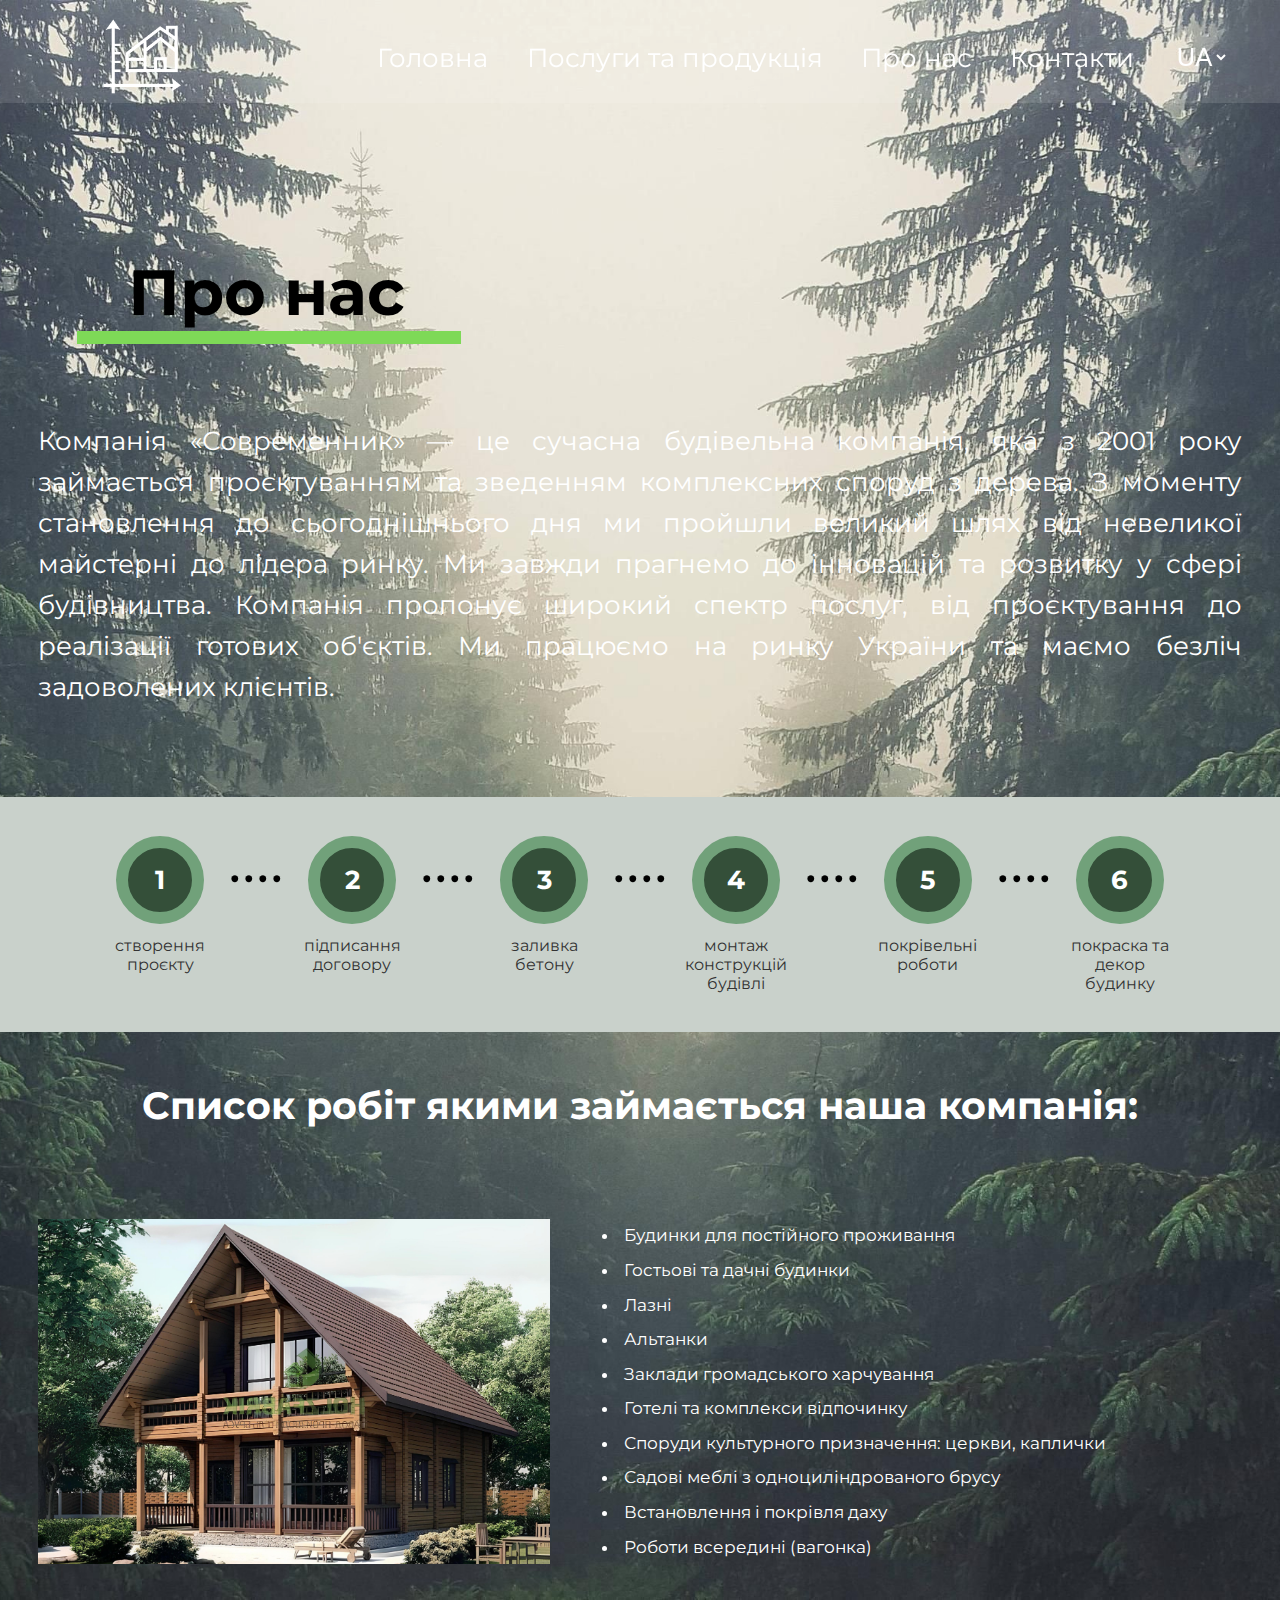
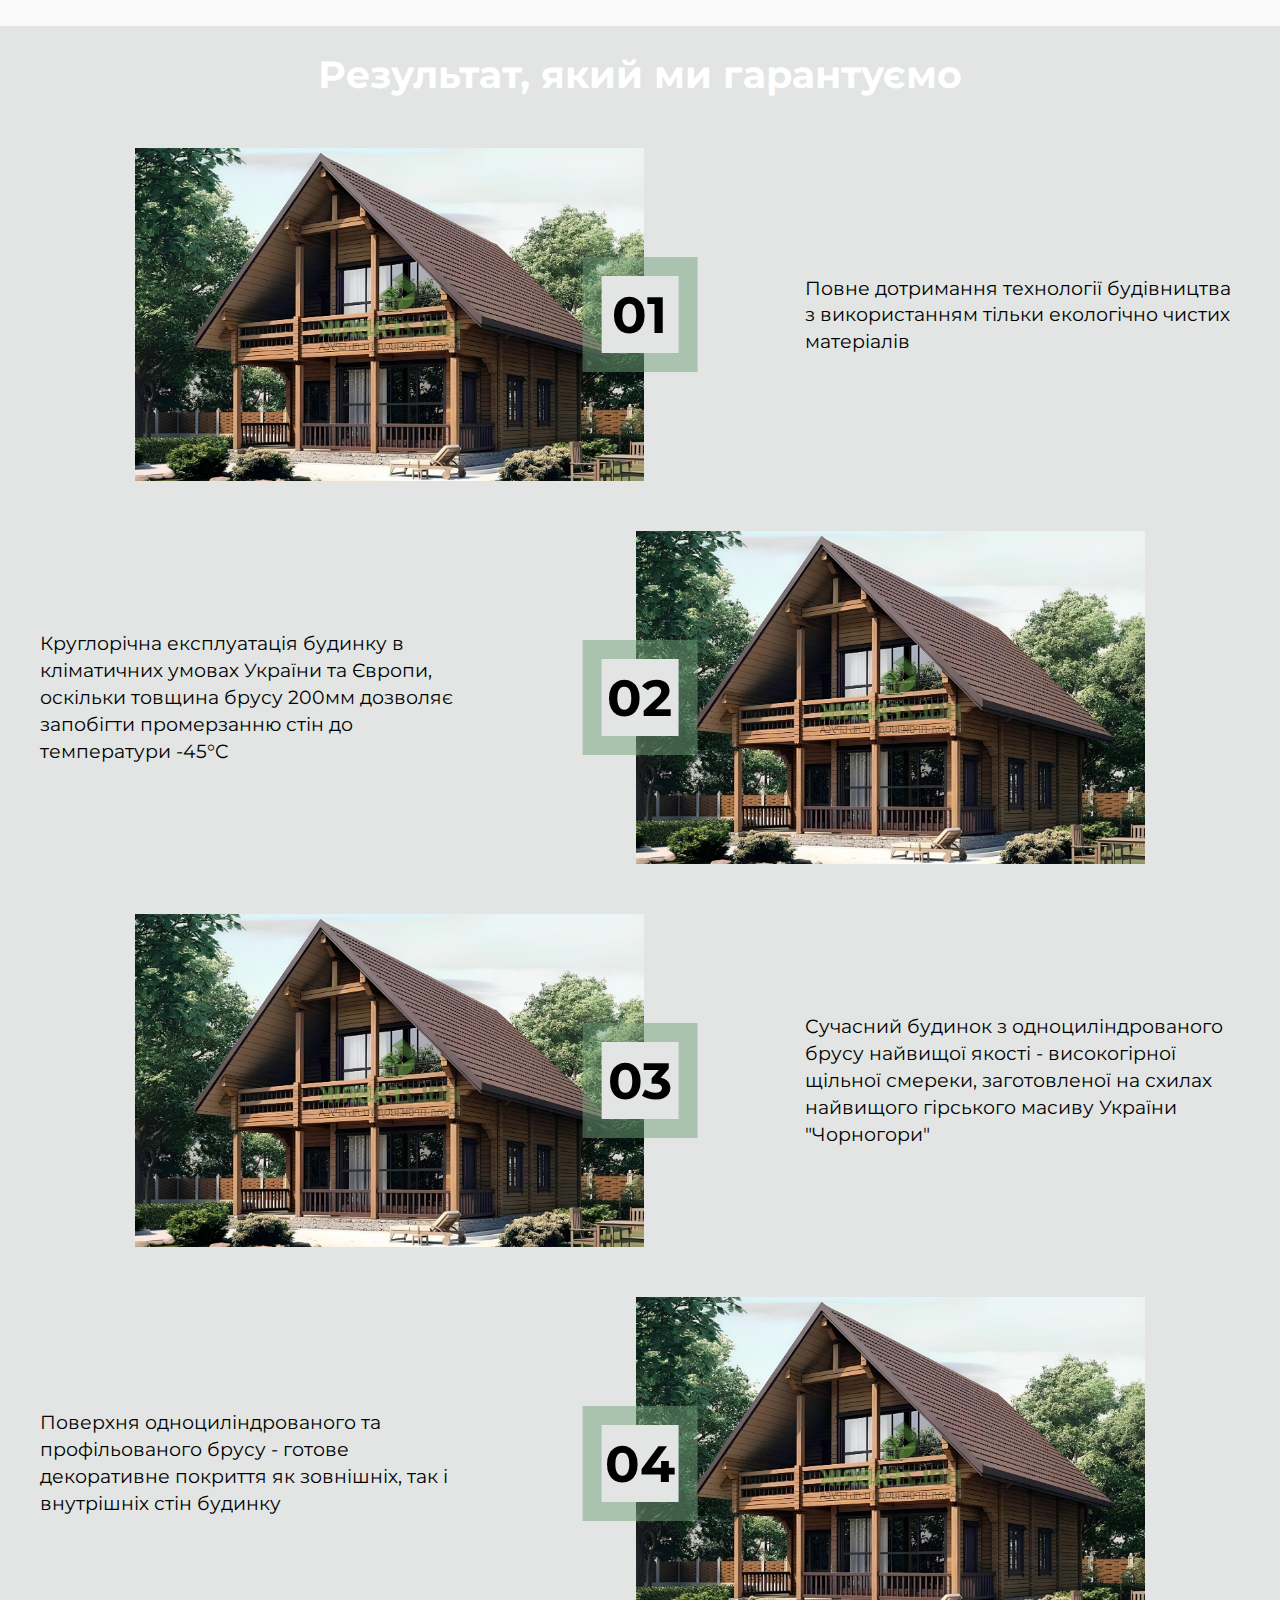
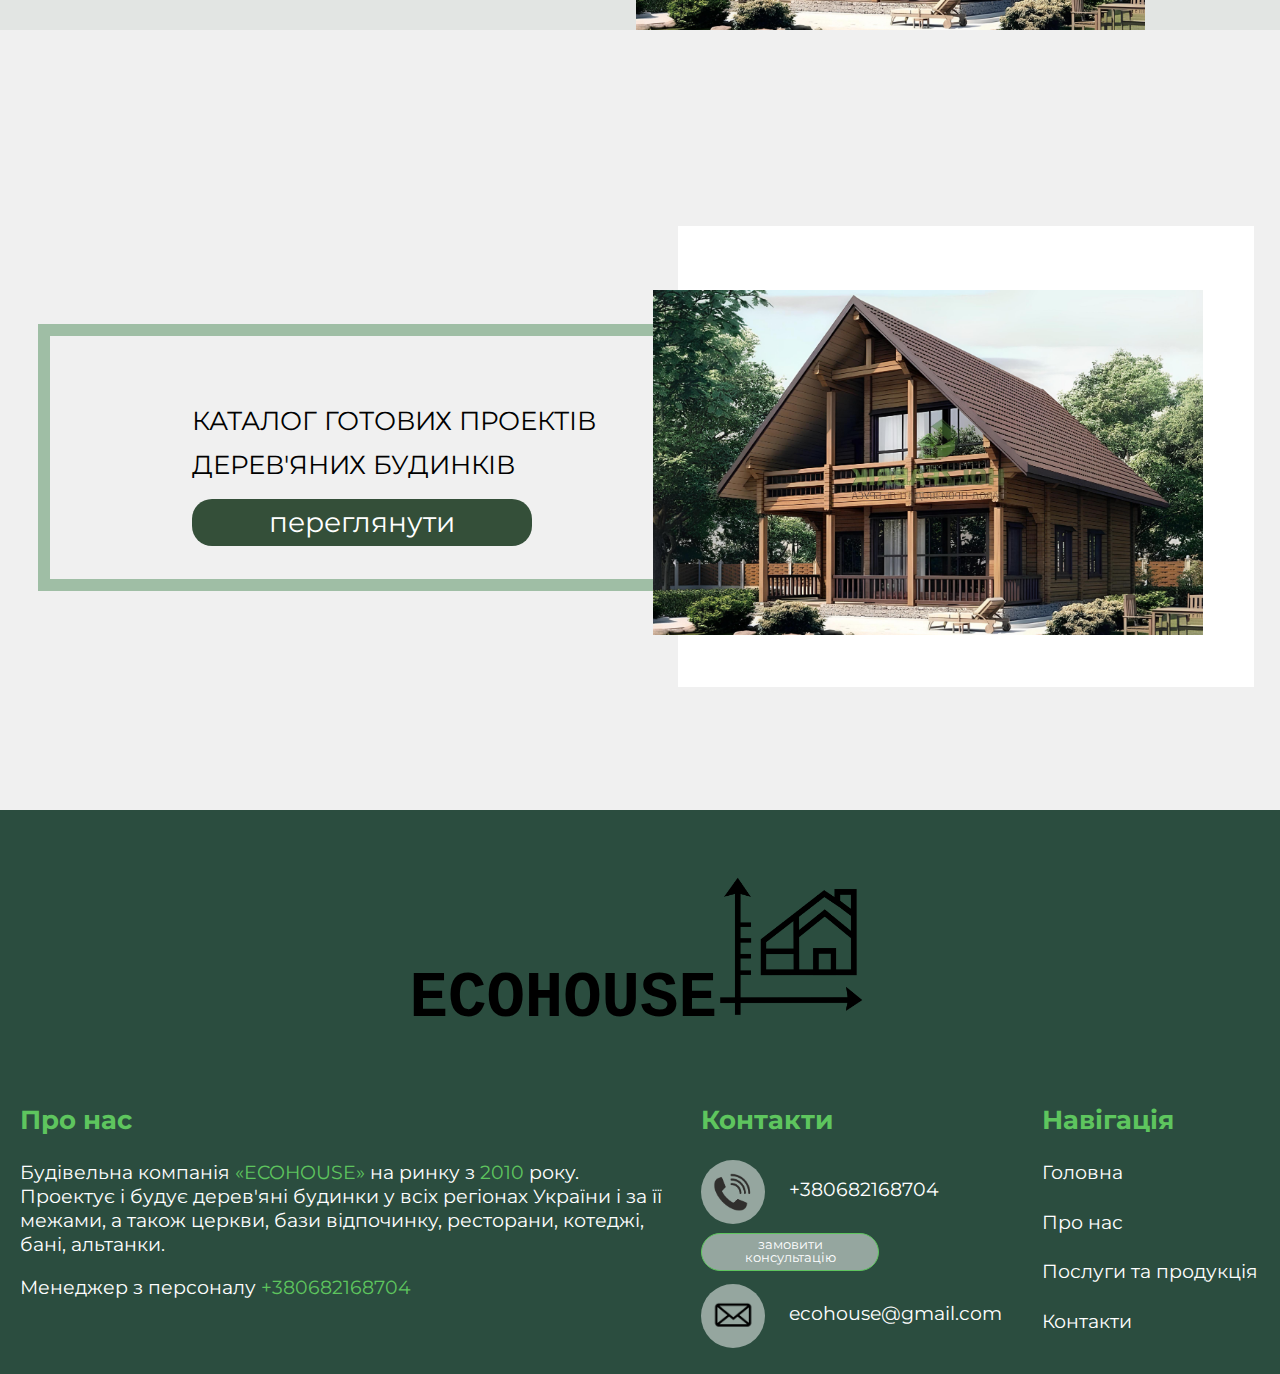
<file: About/aboutUs.html>
<!DOCTYPE html>
<html lang="uk">
  <head>
    <meta charset="UTF-8" />
    <meta name="viewport" content="width=device-width, initial-scale=1.0" />
    <title>Елітні будинки з дерева</title>
    <link rel="stylesheet" href="ABOUT US.css" />
    <link rel="preconnect" href="https://fonts.googleapis.com" />
    <link rel="preconnect" href="https://fonts.gstatic.com" crossorigin />
    <link
      href="https://fonts.googleapis.com/css2?family=Montserrat&display=swap"
      rel="stylesheet"
    />
  </head>
  <body>



    <header>
      <nav class="navbar">
          <div class="logo">
              <a href="../index.html">
                  <img src="../-Photo-/SERVICES AND PRODUCTS/Емблема-до-логотипуWhite.png" alt="EcoHouse"/>
              </a>
          </div>
          <ul class="nav-links">
              <li><a href="../index.html">Головна</a></li>
              <li><a href="../SERVICES AND PRODUCTS/SERVICES AND PRODUCTS.html">Послуги та продукція</a></li>
              <li><a href="#">Про нас</a></li>
              <li><a href="../CONTACTS/CONTACTS.html">Контакти</a></li>
              <li>
                <select class="language-select">
                <option value="ua">UA</option>
                <option value="en">EN</option>
                </select>
            </li>
          </ul>

          <div class="nav-links-button">

            <select id="language" class="language-select">
              <option value="ua">UA</option>
              <option value="en">EN</option>
            </select>

              <div id="menu-button" class="menu-icon">
                  <img src="../-Photo-/SERVICES AND PRODUCTS/Меню.png" alt="Menu Icon"/>
              </div>
          </div>
      </nav>
      <div id="mini-nav-links" class="mini-nav-links">
          <ul class="nav-links-mini">
              <li><a href="../index.html">Головна</a></li>
              <li><a href="../SERVICES AND PRODUCTS/SERVICES AND PRODUCTS.html">Послуги</a></li>
              <li><a href="#">Про нас</a></li>
              <li><a href="../CONTACTS/CONTACTS.html">Контакти</a></li>
          </ul>
      </div>
    </header>



    <main>
      <section class="about-us">
        <h2>Про нас</h2>
        <div class="green-bar"></div>
        <p>
          Компанія «Современник» — це сучасна будівельна компанія, яка з 2001
          року займається проєктуванням та зведенням комплексних споруд з
          дерева. З моменту становлення до сьогоднішнього дня ми пройшли великий
          шлях від невеликої майстерні до лідера ринку. Ми завжди прагнемо до
          інновацій та розвитку у сфері будівництва. Компанія пропонує широкий
          спектр послуг, від проєктування до реалізації готових об'єктів. Ми
          працюємо на ринку України та маємо безліч задоволених клієнтів.
        </p>
      </section>

      <section class="steps">
      
      
      
      


      <div class="dots-container">


      <a class="step">
        <span>1</span>
        <p>створення проєкту</p>
      </a>

      <div class="dot">
          <p>....</p>
        </div>
      <a class="step">
        <span>2</span>
        <p>підписання договору</p>
      </a>

      <div class="dot">
          <p>....</p>
        </div>
      <a class="step">
        <span>3</span>
        <p>заливка бетону</p>
      </a>

      <div class="dot">
          <p>....</p>
        </div>
      <a class="step">
        <span>4</span>
        <p>монтаж конструкцій будівлі</p>
      </a>

        <div class="dot">
          <p>....</p>
        </div>
      <a class="step">
        <span>5</span>
        <p>покрівельні роботи</p>
      </a>


      
       <div class="dot">
          <p>....</p>
        </div>
      <a class="step">
        <span>6</span>
        <p>покраска та декор будинку</p>
      </a>

    </section>

    <section class="list">
      <h1>Список робіт якими займається наша компанія:</h1>
      <div class="work">
        <img src="../-Photo-/MAIN/будинок 1 .jpg" alt="work" />
      </div>
      <ul>
        <li>Будинки для постійного проживання</li>
        <li>Гостьові та дачні будинки</li>
        <li>Лазні</li>
        <li>Альтанки</li>
        <li>Заклади громадського харчування</li>
        <li>Готелі та комплекси відпочинку</li>
        <li>Споруди культурного призначення: церкви, каплички</li>
        <li>Садові меблі з одноциліндрованого брусу</li>
        <li>Встановлення і покрівля даху</li>
        <li>Роботи всередині (вагонка)</li>
      </ul>
    </section>

    </main>


    <section class="result">
      <h1>Результат, який ми гарантуємо</h1>
      <div class="result-item">
        <div class="result-content">
          <div class="number-container-one">
            <div class="number-bg"></div>
            <div class="number">01</div>
          </div>
        </div>
        <img
          src="../-Photo-/MAIN/будинок 1 .jpg"
          alt="бруси дерева"
          class="left-image"
        />
        <div class="result-content">
          <p>
            Повне дотримання технології будівництва з використанням тільки
            екологічно чистих матеріалів
          </p>
        </div>
      </div>
      <div class="result-item">
        <div class="result-content">
          <div class="number-container-two">
            <div class="number-bg"></div>
            <div class="number">02</div>
          </div>
        </div>
        <img
          src="../-Photo-/MAIN/будинок 1 .jpg"
          alt="будинок зимою"
          class="right-image"
        />
        <div class="result-content">
          <p>
            Круглорічна експлуатація будинку в кліматичних умовах України та
            Європи, оскільки товщина брусу 200мм дозволяє запобігти промерзанню
            стін до температури -45°C
          </p>
        </div>
      </div>
      <div class="result-item">
        <div class="result-content">
          <div class="number-container-one">
            <div class="number-bg"></div>
            <div class="number">03</div>
          </div>
        </div>
        <img
          src="../-Photo-/MAIN/будинок 1 .jpg"
          alt="зображення гір з деревами"
          class="left-image"
        />
        <div class="result-content">
          <p>
            Сучасний будинок з одноциліндрованого брусу найвищої якості -
            високогірної щільної смереки, заготовленої на схилах найвищого
            гірського масиву України "Чорногори"
          </p>
        </div>
      </div>
      <div class="result-item">
        <div class="result-content">
          <div class="number-container-two">
            <div class="number-bg"></div>
            <div class="number">04</div>
          </div>
        </div>
        <img
          src="../-Photo-/MAIN/будинок 1 .jpg"
          alt="будинок з середини"
          class="right-image"
        />
        <div class="result-content">
          <p>
            Поверхня одноциліндрованого та профільованого брусу - готове
            декоративне покриття як зовнішніх, так і внутрішніх стін будинку
          </p>
        </div>
      </div>
    </section>

    <section class="catalog">
      <div class="frame">
        <div class="border"></div>
        <div class="frame-text">
          КАТАЛОГ ГОТОВИХ ПРОЕКТІВ ДЕРЕВ'ЯНИХ БУДИНКІВ
        </div>
        <div>
          <a  href="D:\EcoHouse\MAIN_PHOTO_GALLERY\MAIN_PHOTO_GALLERY.html">
            переглянути</a>
        </div>
        <div class="white-square"></div>

        <img src="../-Photo-/MAIN/будинок 1 .jpg" alt="Дерев'яний будинок" />
      </div>
    </section>


  
    <footer>
      <div class="logo_f">
        <h1>ECOHOUSE<img class="footer-logo" src="../-Photo-/GENERAL/Емблема-до-логотипу.png" alt="EcoHouse Logo"/></h1>
      </div>

      <div class="footer-container">
        <div class="footer-about">
          <h3>Про нас</h3>
          <p>
            Будівельна компанія <span class="highlight">«ECOHOUSE»</span> на
            ринку з <span class="highlight">2010</span> року. Проектує і будує
            дерев'яні будинки у всіх регіонах України і за її межами, а також
            церкви, бази відпочинку, ресторани, котеджі, бані, альтанки.
          </p>
          <p>
            Менеджер з персоналу <a href="tel:+380682168704" class="highlight">+380682168704</a>
          </p>
        </div>

        <div class="footer-contacts">
          <h3>Контакти</h3>
          <div class="phone">
            <img src="../-Photo-/GENERAL/трубка.png" alt="Телефон" class="icon"/>
            <a href="tel:+380682168704"><p>+380682168704</p></a>
            <a href="tel:+380682168704" class="consult-link">замовити консультацію</a>
          </div>
          <div class="e-mail">
            <img src="../-Photo-/GENERAL/Пошта.png" alt="e-mail" class="icon" />
            <a href="mailto:ecohouse@gmail.com"><p>ecohouse@gmail.com</p></a>
          </div>
        </div>

        <div class="footer-navigation">
          <h3>Навігація</h3>
          <ul>
            <li><a href="../index.html">Головна</a></li>
            <li><a href="#">Про нас</a></li>
            <li><a href="../SERVICES AND PRODUCTS/SERVICES AND PRODUCTS.html">Послуги та продукція</a></li>
            <li><a href="../CONTACTS/CONTACTS.html">Контакти</a></li>
          </ul>
        </div>
      </div>
    </footer>



  <script src="ABOUT US.js"></script>
</body>
</html>
</file>
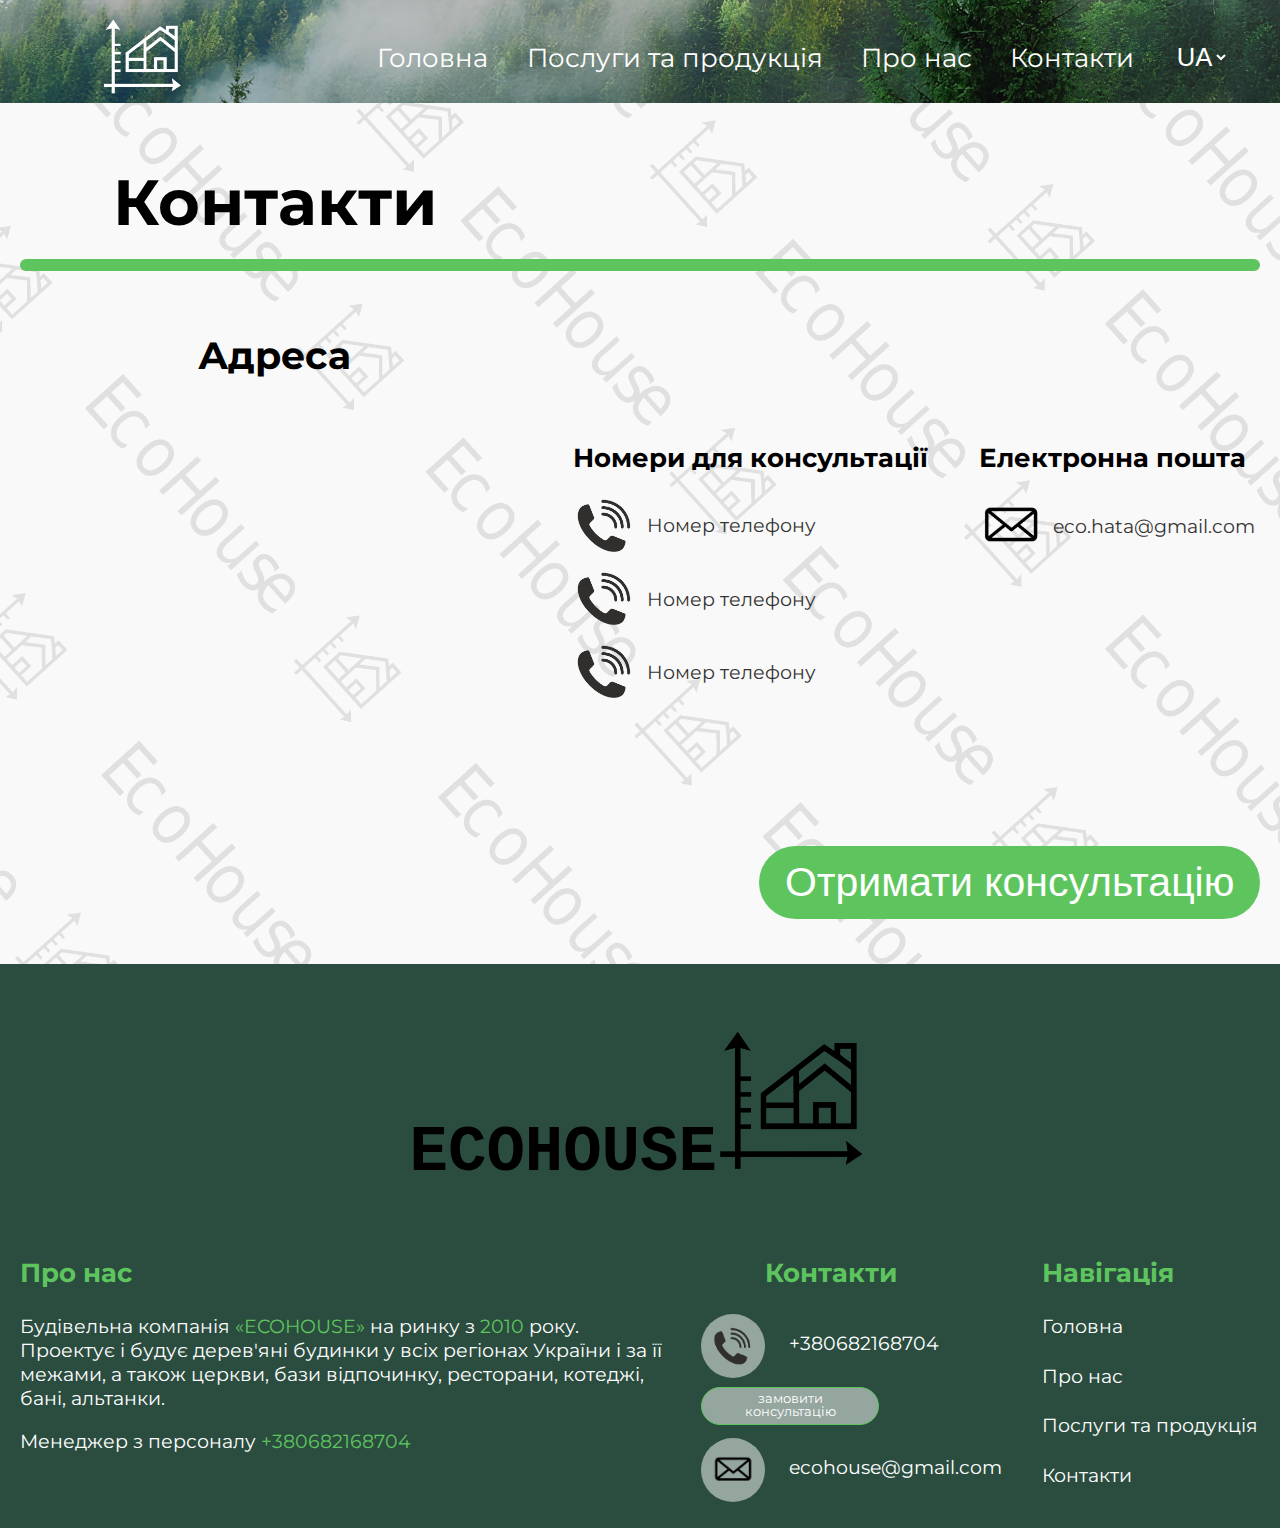
<file: CONTACTS/CONTACTS.html>
<!DOCTYPE html>
<html lang="uk">
  <head>
    <meta charset="UTF-8" />
    <meta name="viewport" content="width=device-width, initial-scale=1.0" />
    <title>Контакти - EcoHouse</title>
    <link rel="stylesheet" href="CONTACTS.css" />
    <link rel="preconnect" href="https://fonts.googleapis.com" />
    <link rel="preconnect" href="https://fonts.gstatic.com" crossorigin />
    <link href="https://fonts.googleapis.com/css2?family=Montserrat&display=swap" rel="stylesheet" />
  </head>
  <body>


    <header>
      <nav class="navbar">
          <div class="logo">
              <a href="../index.html">
                  <img src="../-Photo-/SERVICES AND PRODUCTS/Емблема-до-логотипуWhite.png" alt="EcoHouse"/>
              </a>
          </div>
          <ul class="nav-links">
              <li><a href="../index.html">Головна</a></li>
              <li><a href="../SERVICES AND PRODUCTS/SERVICES AND PRODUCTS.html">Послуги та продукція</a></li>
              <li><a href="../About/aboutUs.html">Про нас</a></li>
              <li><a href="../CONTACTS/CONTACTS.html">Контакти</a></li>
              <li>
                <select class="language-select">
                <option value="ua">UA</option>
                <option value="en">EN</option>
                </select>
            </li>
          </ul>

          <div class="nav-links-button">

            <select id="language" class="language-select">
              <option value="ua">UA</option>
              <option value="en">EN</option>
            </select>

              <div id="menu-button" class="menu-icon">
                  <img src="../-Photo-/SERVICES AND PRODUCTS/Меню.png" alt="Menu Icon"/>
              </div>
          </div>
      </nav>
      <div id="mini-nav-links" class="mini-nav-links">
          <ul class="nav-links-mini">
              <li><a href="../index.html">Головна</a></li>
              <li><a href="../SERVICES AND PRODUCTS/SERVICES AND PRODUCTS.html">Послуги</a></li>
              <li><a href="../About/aboutUs.html">Про нас</a></li>
              <li><a href="../CONTACTS/CONTACTS.html">Контакти</a></li>
          </ul>
      </div>
    </header>

    <section class="contact">

      <div class="container">

        <div class="header-title">
          <h1>Контакти</h1>
          <div class="underline"></div>
        </div>



        <div class="contact-content">
          <div class="address">
            <h2 class="addressH">Адреса</h2>
            
              <iframe class="map"
                src="https://www.google.com/maps/embed?pb=!1m18!1m12!1m3!1d2624.315701470867!2d23.666817315759574!3d48.2522229792336!2m3!1f0!2f0!3f0!3m2!1i1024!2i768!4f13.1!3m3!1m2!1s0x473881bc9bbdcf1b%3A0xa2d8e4c8a2cbb70!2s48%C2%B015'08.3%22N%2023%C2%B040'01.7%22E!5e0!3m2!1sen!2sua!4v1626426755798!5m2!1sen!2sua"
                style="border: 0"
                allowfullscreen=""
                loading="lazy"
              ></iframe>
            
          </div>
          <div class="consultation">
          
          <div class="number-phone">
            <h2>Номери для консультації</h2>
            <div class="phone-numbers">
              <p>
                <img src="../-Photo-/GENERAL/трубка.png" alt="Phone Icon" />
                Номер телефону
              </p>
              <p>
                <img src="../-Photo-/GENERAL/трубка.png" alt="Phone Icon" />
                Номер телефону
              </p>
              <p>
                <img src="../-Photo-/GENERAL/трубка.png" alt="Phone Icon" />
                Номер телефону
              </p>
            </div>
          </div>
          
            <div class="email">
              <h2>Електронна пошта</h2>
              <p>
                <img src="../-Photo-/GENERAL/Пошта.png" alt="Email Icon" />
                eco.hata@gmail.com
              </p>
            </div>
          </div>
        </div>
        <div class="consultation-btn-wrapper">
          <button class="consultation-btn">Отримати консультацію</button>
        </div>
      </div>
    </section>

    <footer>
      <div class="logo_f">
        <h1>ECOHOUSE<img class="footer-logo" src="../-Photo-/GENERAL/Емблема-до-логотипу.png" alt="EcoHouse Logo"/></h1>
      </div>

      <div class="footer-container">
        <div class="footer-about">
          <h3>Про нас</h3>
          <p>
            Будівельна компанія <span class="highlight">«ECOHOUSE»</span> на
            ринку з <span class="highlight">2010</span> року. Проектує і будує
            дерев'яні будинки у всіх регіонах України і за її межами, а також
            церкви, бази відпочинку, ресторани, котеджі, бані, альтанки.
          </p>
          <p>
            Менеджер з персоналу <a href="tel:+380682168704" class="highlight">+380682168704</a>
          </p>
        </div>

        <div class="footer-contacts">
          <h3>Контакти</h3>
          <div class="phone">
            <img src="../-Photo-/GENERAL/трубка.png" alt="Телефон" class="icon"/>
            <a href="tel:+380682168704"><p>+380682168704</p></a>
            <a href="tel:+380682168704" class="consult-link">замовити консультацію</a>
          </div>
          <div class="e-mail">
            <img src="../-Photo-/GENERAL/Пошта.png" alt="e-mail" class="icon" />
            <a href="mailto:ecohouse@gmail.com"><p>ecohouse@gmail.com</p></a>
          </div>
        </div>

        <div class="footer-navigation">
          <h3>Навігація</h3>
          <ul>
            <li><a href="../index.html">Головна</a></li>
            <li><a href="../About/aboutUs.html">Про нас</a></li>
            <li><a href="../SERVICES AND PRODUCTS/SERVICES AND PRODUCTS.html">Послуги та продукція</a></li>
            <li><a href="../CONTACTS/CONTACTS.html">Контакти</a></li>
          </ul>
        </div>
      </div>
    </footer>


    <script defer src="CONTACTS.js"></script>
  </body>
</html>
</file>
<file: About/ABOUT US.css>
/* Основні стилі */
@media (min-width: 0px) {
body {
    font-family: "Montserrat", sans-serif;
    margin: 0;
    padding: 0;
    background-color: #f9f9f9;
    overflow-x: hidden;
}
  
a {
    text-decoration: none;
    color: inherit;
    transition: color 0.3s;
}
  
a:hover {
    color: #99ed82;
}
  
ul {
    list-style: none;
    padding: 0;
    margin: 0;
}
  
/* Стилі навігації */
.navbar {
  display: flex;
  align-items: center;
  justify-content: space-between;
  padding-top: 13px;
  background-color: rgba(255, 255, 255, 0.116);
  position: fixed;
  width: 100%;
  height: 7vh;
  z-index: 1000;
  transition: background-color 0.3s, padding 0.3s;
}

.navbar.scrolled {
  background-color: rgba(255, 255, 255, 0.9);
  padding: 10px 20px;
}

.nav-links {
  display: none;
}

.mini-nav-links {
  display: none;
  position: fixed;
  margin-left: 67vw;
  margin-top: 8.55vh;
  padding: 5vw;
  z-index: 3;
  background-color: #0101015c;
}
.mini-nav-links a {
  color: white;
  font-size: 5vw;
  width: 100%;
  
}


.mini-nav-links li {
  margin-bottom: 3vw;
  display: flex;
  justify-content: end;
}

.nav-links-button {
  display: flex;
}

.nav-links li {
  position: relative;
}

.nav-links a {
  color: #010101;
  font-size: 2.5vw;
  transition: color 0.3s;
}

.nav-links a:hover {
  color: #8ebc81;
}

.language-select {
  background: transparent;
  border: none;
  color: white;
  font-size: 3vw;
  cursor: pointer;
}

#language {
  display: flex;
}

.logo {
  margin-left: 4vw;
}

.logo img {
  height: 50px;
  margin-left: 0;
  padding: 0;
  border: 0;
}

.menu-icon {
  display: flex;
  cursor: pointer;
}

.menu-icon img {
  width: 15vw;
  height: 10vw;
  padding: 0;
}




.burger {
    display: none;
    flex-direction: column;
    cursor: pointer;
}
.burger div {
    width: 25px;
    height: 3px;
    background-color: #fff;
    margin: 5px;
    transition: all 0.3s;
}
.burger.active div:nth-child(1) {
    transform: rotate(45deg) translate(5px, 5px);
}
.burger.active div:nth-child(2) {
    opacity: 0;
}
.burger.active div:nth-child(3) {
    transform: rotate(-45deg) translate(5px, -5px);
}
.nav-links.active {
    display: flex;
    flex-direction: column;
    width: 100%;
    position: absolute;
    top: 100%;
    left: 0;
    background-color: #a19282;
    margin-top: 0;
}
.nav-links.active li {
    text-align: center;
    padding: 10px 0;
}



  
  




main {
    position: relative;
    background-image: url("../-Photo-/ABOUT US/26ae527fa1e0d330e4117988a4684b8b.jpeg");
    background-size: cover;
    background-position: center;
    width: 100%;
    height: 125vw;
    display: flex;
    flex-direction: column;
    align-items: flex-start;
    justify-content: center;
    padding: 0;
    padding-top: 20vw;
}
.about-us {
    position: relative;
    top: 0vw;
    z-index: 2;
    width: 100%;
    margin-bottom: 5vw;
    color: #fff;
}
.about-us h2 {
    padding-left: 10vw;
    color: #000000;
    font-size: 5vw;
    margin: 0;
}
.green-bar {
    width: 30vw;
    height: 1vw;
    background-color: #7ed957;
    margin-left: 6vw;
}
.about-us p {
    text-align: justify;
    font-size: 2vw;
    line-height: 1.6;
    margin-top: 6vw;
    padding: 0;
    padding-left: 3vw;
    padding-right: 3vw;
}
.steps {
    display: flex;
    justify-content: center;
    flex-wrap: wrap;
    width: 100%;
    background: #c9d1cb;
}
.step {
  color: #333;
  padding: 3vw 0vw;
  text-align: center;
  width: 9vw;
  display: flex;
  flex-direction: column;
  align-items: center;
}
.step span {
    font-size: 2vw;
    font-weight: bold;
    color: #fff;
    background-color: rgba(52, 79, 57, 1);
    padding: 0px;
    border-radius: 50%;
    border: 1vw solid rgb(113, 161, 122);
    width: 5vw;
    height: 5vw;
    display: flex;
    justify-content: center;
    align-items: center;
    margin-bottom: 1vw;
} 
.step p {
    margin: 0;
} 
.dots-container {
    display: flex;
    justify-content: center;
    text-align: center;
    margin: 0px 10px;
} 
.dot {
    position: relative;
    top: 1.8vw;
        left: 0;
        font-size: 5vw;
        width: 6vw;
        height: 6vw;
}
.dot p {
  margin: 0;  
}
.list {
  width: 100%;
  
} 
.list h1, .result h1 {
  color: white;
  text-align: center;
  font-size: 3vw;
  padding: 5vw;
}
.work img {
  width: 40%;
  height: 27vw;
  padding: 3vw 3vw; /* Відступи зверху і знизу */
  float: left;
}
.list ul {
  color: white;
  list-style:inside;
  font-size: 1.3vw;
  line-height: 2.7vw;
  margin: 5vw 0px 0px 47vw;
} 
.result {
  background: #e2e5e3;
}
.result-item {
    display: flex;
    align-items: center;
    margin-bottom: 1vw;
    gap: 20px;
    position: relative;
    padding: -10px;
}
.result-item img {
  height: 60vw;
  padding: 4vw 0vw 0px 0vw;
  margin: 0;
  margin: 0; /* Відміняємо всі зовнішні відступи */
}
.result-content {
   
}
  

.number-container-one,
.number-container-two {
    position: absolute;
    left: 50%;
    top: 5vw;
    transform: translateX(-50%);
    display: flex;
    justify-content: center;
    align-items: center;
    z-index: 1;
}
.number-bg {
  width: 9vw;
  height: 9vw;
  background-color: rgb(113, 161, 122, 0.5); /* Напівпрозорий зелений фон */
  position: absolute;
  z-index: -1;
}
.number {
    font-size: 4vw;
    font-weight: bold;
    color: #000000;
    background-color: #e2e5e3; /* Непрозорий фон під цифрами */
    width: 6vw;
    height: 6vw;
    display: flex;
    justify-content: center;
    align-items: center;
}
.result-content p {
  font-size: 3vw;
  width: 85vw;
}
.result-item:nth-child(odd) {
  flex-direction: column;
}
.result-item:nth-child(even) {
    flex-direction: column;
}
  
/*------------------------------------------------------------------*/
  
.catalog {
    background-color: #f0f0f0;
    margin-top: -50px;
    width: 100%;
}
.border {
    position: relative;
    border: 1vw solid rgba(113, 161, 122, 0.639);
    top: 23vw;
    left: 3vw;
    width: 80%;
    height: 19vw;
    z-index: 2;
}
.frame {
    width: 100%;
    height: 61vw;
}
.frame a {
    text-decoration: none;
        position: relative;
        top: 9vw;
        left: 15vw;
        background-color: rgba(52, 79, 57, 1);
        color: white;
        border: none;
        border-radius: 20px;
        padding: 0.5vw 6vw;
        font-size: 2.2vw;
        cursor: pointer;
        display: inline-block;
}
.frame-text {
    font-size: 2vw;
        color: black;
        text-align: left;
        width: 40vw;
        position: relative;
        left: 15vw;
        top: 8vw;
        line-height: 1.7;
}
.white-square {
    position: relative;
        left: 53vw;
        top: -16vw;
        background-color: white;
        width: 45vw;
        height: 36vw;
        z-index: 1;
}
.frame img {
  position: relative;
        left: 51vw;
        top: -47vw;
        width: 43vw;
        height: 27vw;
        z-index: 2;
}



footer {
  background-color: #2b4d3f;
  color: white;
  padding: 20px;
}

.logo_f {
  display: flex;
  align-items: center;
  justify-content: center;
}

.logo_f h1 {
  font-size: 5vw;
  color: black;
  font-family: monospace;
}

.footer-logo  {
  width: 12vw;
  height: auto;
}

.footer-container {
  display: flex;
      flex-direction: column;
      align-items: center;
      justify-content: center;
      padding: 0;
}

.footer-about {
  width: 83vw;
      display: flex;
      flex-direction: column;
      justify-content: center;
      align-items: center;
}




.footer-about h3,
.footer-contacts h3,
.footer-navigation h3 {
  color: #5ec55e;
  font-size: 4vw;
}

.footer-about p,
.footer-contacts p {
  font-size: 3vw;
  padding: 0;
  margin-top: 0;
}




.footer-contacts {
  width: 83vw;
  display: flex;
  flex-direction: column;
  justify-content: center;
  align-items: center;
}


.footer-contacts .icon {
  width: 5vw;
    height: 5vw;
    background: rgba(255, 255, 255, 0.5);
    border-radius: 50%;
    display: inline-block;
    margin-right: 0vw;
    vertical-align: middle;
    text-align: center;
    box-sizing: border-box;
}

.phone {
  width: 40vw;
  margin-bottom: 2vw;
}

.e-mail .icon img {
  padding-left: 1vw;
}

.footer-contacts a {
  color: white;
  text-decoration: none;
  display: inline-block;
  font-size: 2vw;
  width: 33vw;
  margin-bottom: 1vw;
}

.footer-contacts a:hover {
  text-decoration: underline;
}

.footer-navigation {
  width: 83vw;
  display: flex;
  flex-direction: column;
  justify-content: center;
  align-items: center;
}

.footer-navigation ul {
  list-style: none;
  padding: 0;
}

.footer-navigation li {
  margin: 3vw 0;
  display: flex;
  justify-content: center;
}

.footer-navigation a {
  color: white;
  text-decoration: none;
  font-size: 3vw;
}

.footer-navigation a:hover {
  text-decoration: underline;
}

.footer-contacts h3,
p {
  padding: 0;
}

.highlight {
  color: #5ec55e;
}

.consult-link {
  display: inline-block;
  padding: 5px 10px; 
  border: 1px solid #5ec55e;
  border-radius: 50px; 
  background: rgba(255, 255, 255, 0.5);
  color: #5ec55e;
  text-decoration: none;
  text-align: center; 
  vertical-align: middle; 
  line-height: 1; 
 
}

.consult-link:hover {
  background: #5ec55e;
  color: #2b4d3f;
} 
}

@media (min-width: 1000px) {
  
  body {
    font-family: "Montserrat", sans-serif;
    margin: 0;
    padding: 0;
    background-color: #f9f9f9;
    overflow-x: hidden;
  }
  
  a {
    text-decoration: none;
    color: inherit;
    transition: color 0.3s;
  }
  
  a:hover {
    color: #99ed82;
  }
  
  ul {
    list-style: none;
    padding: 0;
    margin: 0;
  }
  
  /* Стилі навігації */
  .navbar {
    display: flex;
    justify-content: space-between;
    align-items: center;
    padding-top: 13px;
    background-color: rgba(255, 255, 255, 0.116);
    position: fixed;
    height: 7vw;
    width: 100%;
    top: 0;
    left: 0;
    z-index: 1000;
    transition: background-color 0.3s, padding 0.3s;
  }
  .navbar.scrolled {
    background-color: rgba(255, 255, 255, 0.9);
    padding: 10px 20px;
  }
  .nav-links {
    display: flex;
    gap: 3vw;
    margin-left: auto !important;
    margin-right: 4vw;
  }
  .nav-links li {
    position: relative;
  }
  .nav-links a {
    color: white;
    font-size: 2vw;
    transition: color 0.3s;
  }
  .nav-links a:hover {
    color: #8ebc81;
  }
  .language-select {
    background: transparent;
    border: none;
    color: white;
    font-size: 2vw;
    cursor: pointer;
  }
  #language {
    display: none;
  }
  .logo img {
    color: white;
    height: 6vw;
    margin-left: 4vw;
    padding: 0;
    border: 0;
  }
  .menu-icon {
    display: none;
    cursor: pointer;
    margin-right: 20px;
  }
  .menu-icon img {
    width: 30px;
    height: 30px;
    padding-right: 8px;
  }

  



  .burger {
    display: none;
    flex-direction: column;
    cursor: pointer;
  }
  .burger div {
    width: 25px;
    height: 3px;
    background-color: #fff;
    margin: 5px;
    transition: all 0.3s;
  }
  .burger.active div:nth-child(1) {
    transform: rotate(45deg) translate(5px, 5px);
  }
  .burger.active div:nth-child(2) {
    opacity: 0;
  }
  .burger.active div:nth-child(3) {
    transform: rotate(-45deg) translate(5px, -5px);
  }
  .nav-links.active {
    display: flex;
    flex-direction: column;
    width: 100%;
    position: absolute;
    top: 100%;
    left: 0;
    background-color: #a19282;
    margin-top: 0;
  }
  .nav-links.active li {
    text-align: center;
    padding: 10px 0;
  }



  
  




main {
    position: relative;
    background-image: url("../-Photo-/ABOUT US/26ae527fa1e0d330e4117988a4684b8b.jpeg");
    background-size: cover;
    background-position: center;
    width: 100%;
    height: 105vw;
    display: flex;
    flex-direction: column;
    align-items: flex-start;
    justify-content: center;
    padding: 0;
    padding-top: 20vw;
}
.about-us {
    position: relative;
    top: 0vw;
    z-index: 2;
    width: 100%;
    margin-bottom: 5vw;
    color: #fff;
}
.about-us h2 {
    padding-left: 10vw;
    color: #000000;
    font-size: 5vw;
    margin: 0;
}
.green-bar {
    width: 30vw;
    height: 1vw;
    background-color: #7ed957;
    margin-left: 6vw;
}
.about-us p {
    text-align: justify;
    font-size: 2vw;
    line-height: 1.6;
    margin-top: 6vw;
    padding: 0;
    padding-left: 3vw;
    padding-right: 3vw;
}
.steps {
    display: flex;
    justify-content: center;
    flex-wrap: wrap;
    width: 100%;
    background: #c9d1cb;
}
.step {
  color: #333;
  padding: 3vw 0vw;
  text-align: center;
  width: 9vw;
  display: flex;
  flex-direction: column;
  align-items: center;
}
.step span {
    font-size: 2vw;
    font-weight: bold;
    color: #fff;
    background-color: rgba(52, 79, 57, 1);
    padding: 0px;
    border-radius: 50%;
    border: 1vw solid rgb(113, 161, 122);
    width: 5vw;
    height: 5vw;
    display: flex;
    justify-content: center;
    align-items: center;
    margin-bottom: 1vw;
} 
.step p {
    margin: 0;
} 
.dots-container {
    display: flex;
    justify-content: center;
    text-align: center;
    margin: 0px 10px;
} 
.dot {
    position: relative;
    top: 1.8vw;
        left: 0;
        font-size: 5vw;
        width: 6vw;
        height: 6vw;
}
.dot p {
  margin: 0;  
}
.list {
  width: 100%;
  
} 
.list h1, .result h1 {
  color: white;
  text-align: center;
  font-size: 3vw;
  padding: 25px;
}
.work img {
  width: 40%;
  height: 27vw;
  padding: 3vw 3vw; /* Відступи зверху і знизу */
  float: left;
}
.list ul {
  color: white;
  list-style:inside;
  font-size: 1.3vw;
  line-height: 2.7vw;
  margin: 5vw 0px 0px 47vw;
} 
.result {
  background: #e2e5e3;
}
.result-item {
    display: flex;
    align-items: center;
    margin-bottom: 50px;
    gap: 20px;
    position: relative;
    padding: -10px;
}
.result-item img {
  height: 26vw;
  padding: 0vw 9vw 0px 9vw;
  margin: 0;
  margin: 0; /* Відміняємо всі зовнішні відступи */
}
.result-content {
   
}
  

.number-container-one,
.number-container-two {
    position: absolute;
    left: 50%;
    top: 10vw;
    transform: translateX(-50%);
    display: flex;
    justify-content: center;
    align-items: center;
    z-index: 1;
}
.number-bg {
  width: 9vw;
  height: 9vw;
  background-color: rgb(113, 161, 122, 0.5); /* Напівпрозорий зелений фон */
  position: absolute;
  z-index: -1;
}
.number {
    font-size: 4vw;
    font-weight: bold;
    color: #000000;
    background-color: #e2e5e3; /* Непрозорий фон під цифрами */
    width: 6vw;
    height: 6vw;
    display: flex;
    justify-content: center;
    align-items: center;
}
.result-content p {
  font-size: 1.5vw;
  line-height: 1.4;
  text-align: left;
  width: 34vw;
  padding: 2vw 2vw;
}


.result-item:nth-child(odd) {
    flex-direction: row-reverse;
}
.result-item:nth-child(even) {
    flex-direction: row;
}
  
  /*   ------------------------------------------------------------------*/
  
  .catalog {
    background-color: #f0f0f0;
    margin-top: -50px;
    width: 100%;
  }
  
  .border {
    position: relative;
    border: 1vw solid rgba(113, 161, 122, 0.639);
    top: 23vw;
    left: 3vw;
    width: 80%;
    height: 19vw;
    z-index: 2;
  }

  .frame {
    width: 100%;
    height: 61vw;
  }
  
  .frame a {
    text-decoration: none;
        position: relative;
        top: 9vw;
        left: 15vw;
        background-color: rgba(52, 79, 57, 1);
        color: white;
        border: none;
        border-radius: 20px;
        padding: 0.5vw 6vw;
        font-size: 2.2vw;
        cursor: pointer;
        display: inline-block;
  }
  
  .frame-text {
    font-size: 2vw;
        color: black;
        text-align: left;
        width: 40vw;
        position: relative;
        left: 15vw;
        top: 8vw;
        line-height: 1.7;
  }
  
  .white-square {
    position: relative;
        left: 53vw;
        top: -16vw;
        background-color: white;
        width: 45vw;
        height: 36vw;
        z-index: 1;
  }
  
  .frame img {
    position: relative;
        left: 51vw;
        top: -47vw;
        width: 43vw;
        height: 27vw;
        z-index: 2;
  }




  footer {
    background-color: #2b4d3f;
    color: white;
    padding: 20px;
  }
  
  .logo_f {
    display: flex;
    align-items: center;
    justify-content: center;
  }
  
  .logo_f h1 {
    font-size: 5vw;
    color: black;
    font-family: monospace;
  }
  
  .footer-logo  {
    width: 12vw;
    height: auto;
  }
  
  .footer-container {
    display: flex;
    justify-content: space-around;
    flex-direction: row;
    align-items: flex-start;
    padding: 0px;
  }
  
  .footer-about {
    display: block;
  }
  
  .footer-about h3,
  .footer-contacts h3,
  .footer-navigation h3 {
    color: #5ec55e;
    font-size: 2vw;
  }
  
  .footer-about p,
  .footer-contacts p {
    font-size: 1.5vw;
      padding: 0;
      margin-right: 3vw;
  }
  
  .footer-contacts {
    display: block;
    width: 26.7vw;
  }
  
  .footer-contacts .icon {
    width: 5vw;
      height: 5vw;
      background: rgba(255, 255, 255, 0.5);
      border-radius: 50%;
      display: inline-block;
      margin-right: 20px;
      vertical-align: middle;
      text-align: center;
      padding: 10px;
      box-sizing: border-box;
  }
  
  .phone {
    display: block;
    margin-bottom: 0vw;
    width: 26.7vw;
  }
  .e-mail {
    display: contents;
   
    justify-content: center;
    align-items: center;
  }
  
  .e-mail .icon img {
    padding-left: 1vw;
  }
  
  .footer-navigation {
    width: 17vw;
    display: block;
    
  }
  
  .footer-contacts a {
    color: white;
    text-decoration: none;
    display: inline-block;
    font-size: 1vw;
    margin-bottom: 1vw;
    width: 12.25vw;
  }
  
  .footer-contacts a:hover {
    text-decoration: underline;
  }
  
  .footer-navigation ul {
    list-style: none;
    padding: 0;
  }
  
  .footer-navigation li {
    display: block;
    margin: 2vw 0;
    width: 17vw;
  }
  
  .footer-navigation a {
    color: white;
    text-decoration: none;
    font-size: 1.5vw;
  }
  
  .footer-navigation a:hover {
    text-decoration: underline;
  }
  
  
  
  .highlight {
    color: #5ec55e;
  }
  
  .consult-link {
    display: inline-block;
    padding: 5px 10px; 
    border: 1px solid #5ec55e;
    border-radius: 50px; 
    background: rgba(255, 255, 255, 0.5);
    color: #5ec55e;
    text-decoration: none;
    text-align: center; 
    vertical-align: middle; 
    line-height: 1; 
   
  }
  
  .consult-link:hover {
    background: #5ec55e;
    color: #2b4d3f;
  } 

  
}
</file>
<file: CONTACTS/CONTACTS.css>
/* Основні стилі */

@media (min-width: 0px) {

  body {
    font-family: "Montserrat", sans-serif;
    margin: 0;
    padding: 0;
    background-color: #f9f9f9;
   
  }
  
  a {
    text-decoration: none;
    color: inherit;
    transition: color 0.3s;
  }
  
  a:hover {
    color: #99ed82;
  }
  
  ul {
    list-style: none;
    padding: 0;
    margin: 0;
  }

  .navbar {
    display: flex;
    align-items: center;
    justify-content: space-between;
    padding-top: 13px;
    background-image: url('../-Photo-/MAIN/Фон головної сторінки.jpg');
    background-size: cover;
    background-repeat: no-repeat;
    background-position: center;
    position: fixed;
    width: 100%;
    height: 7vh;
    z-index: 1000;
    transition: background-color 0.3s, padding 0.3s;
  }
  
  .navbar.scrolled {
    background-color: rgba(255, 255, 255, 0.9);
    padding: 10px 20px;
  }
  
  .nav-links {
    display: none;
  }

  .mini-nav-links {
    display: none;
    position: fixed;
    margin-left: 67vw;
    margin-top: 8.55vh;
    padding: 5vw;
    z-index: 3;
    background-color: #0101015c;
  }
  .mini-nav-links a {
    color: white;
    font-size: 5vw;
    width: 100%;
    
  }
  .mini-nav-links li {
    margin-bottom: 3vw;
    display: flex;
    justify-content: end;
  }

  .nav-links-button {
    display: flex;
  }
  
  .nav-links li {
    position: relative;
  }
  
  .nav-links a {
    color: #010101;
    font-size: 2.5vw;
    transition: color 0.3s;
  }
  
  .nav-links a:hover {
    color: #8ebc81;
  }
  
  .language-select {
    background: transparent;
    border: none;
    color: white;
    font-size: 3vw;
    cursor: pointer;
  }

  .logo {
    margin-left: 4vw;
  }

  .logo img {
    height: 50px;
    margin-left: 0;
    padding: 0;
    border: 0;
  }
  
  .menu-icon {
    display: flex;
    cursor: pointer;
  }
  
  .menu-icon img {
    width: 15vw;
    height: 10vw;
    padding: 0;
  }


  
  /* Стилі для секції "Contact" */
  .contact {
    padding: 78px 20px 20px;
    background-color: #e6e6e6;
    background: url("../-Photo-/CONTACTS/Фон.png") no-repeat center center;
    background-size: cover;
    overflow-x: hidden;
    
  }
  
  .header-title {
    position: relative;
    text-align: left;
  }
  
  .contact h1 {
    font-size: 7vw;
    margin-left: 2.3vw;
    margin-bottom: 0;
    position: relative;
    display: inline-block;
  }
  
  .underline {
    width: 100%;
    margin-right: 1vw;
    height: 1vw;
    border-radius: 20px;
    background-color: #5ec55e;
    position: absolute;
    bottom: -5px;
    left: 0;
  }
  
  .contact-content {
    
    justify-content: space-around;
    margin-top: 40px;
  }
  
  .address{
    display: flex;
    justify-content: center;
    align-items: center;
    flex-direction: column;
    margin: 2vw;
    margin-left: 0vw;
    margin-right: 0;
  }
  
  .consultation {
    display: flex;
    justify-content: center;
    align-items: center;
    flex-direction: column;
    padding-top: 9vw;
  }
  
  
  .contact .address h2,
  .consultation h2 {
    font-size: 7vw;
    margin-top: 0;
  }
  
  
  .consultation h2 {
    font-size: 5vw;
  }
  
  .address h2 {
    font-size: 3vw;
  }
  
  .contact .address .map {
    border-radius: 10px;
    overflow: hidden;
    width: 90vw;
    height: 58vw;
  }
  
  .number-phone {
    display: flex;
    align-items: center;
    justify-content: center;
    flex-direction: column;
  }
  
  .email {
    display: flex;
    align-items: center;
    justify-content: center;
    flex-direction: column;
  }
  
  .e-mail .icon img {
    padding-left: 1vw;
  }
  
  .phone-numbers p,
  .email p {
    font-size: 3.5vw;
    color: #333;
    padding: 0;
    display: flex;
    align-items: center;
    margin: 10px 0;
  }
  
  .phone-numbers img,
  .email img {
    margin-right: 10px;
    width: 10vw;
  }
  
  .consultation-btn-wrapper {
    display: flex;
    align-items: center;
    justify-content: center;
  }
  
  .consultation-btn {
    background-color: #5ec55e;
    color: white;
    border: none;
    border-radius: 20vw;
    padding: 3vw 3vw;
    font-size: 5.2vw;
    cursor: pointer;
    display: inline-block;
    margin-bottom: 8vw;
    margin-top: 5vw;
  }
  
  .consultation-btn p {
    margin: 0;
  }
  
  .consultation-btn:hover {
    background-color: #4aa14a;
  }
  
  
  
  /* Стилі для секції " footer " */
  footer {
    background-color: #2b4d3f;
    color: white;
    padding: 20px;
  }
  
  .logo_f {
    display: flex;
    align-items: center;
    justify-content: center;
  }
  
  .logo_f h1 {
    font-size: 5vw;
    color: black;
    font-family: monospace;
  }
  
  .footer-logo  {
    width: 12vw;
    height: auto;
  }
  
  .footer-container {
    display: flex;
        flex-direction: column;
        align-items: center;
        justify-content: center;
        padding: 0;
  }

  .footer-about {
    width: 83vw;
        display: flex;
        flex-direction: column;
        justify-content: center;
        align-items: center;
  }

  
  

  .footer-about h3,
  .footer-contacts h3,
  .footer-navigation h3 {
    color: #5ec55e;
    font-size: 4vw;
  }
  
  .footer-about p,
  .footer-contacts p {
    font-size: 3vw;
    padding: 0;
    margin-top: 0;
  }
  

  

  .footer-contacts {
    width: 83vw;
    display: flex;
    flex-direction: column;
    justify-content: center;
    align-items: center;
  }


  .footer-contacts .icon {
    width: 5vw;
      height: 5vw;
      background: rgba(255, 255, 255, 0.5);
      border-radius: 50%;
      display: inline-block;
      margin-right: 0vw;
      vertical-align: middle;
      text-align: center;
      
      box-sizing: border-box;
  }
  
  .phone {
    width: 40vw;
    margin-bottom: 2vw;
  }
  
  .e-mail .icon img {
    padding-left: 1vw;
  }
  
  .footer-contacts a {
    color: white;
    text-decoration: none;
    display: inline-block;
    font-size: 2vw;
    width: 33vw;
    margin-bottom: 1vw;
  }
  
  .footer-contacts a:hover {
    text-decoration: underline;
  }

  .footer-navigation {
    width: 83vw;
    display: flex;
    flex-direction: column;
    justify-content: center;
    align-items: center;
  }
  
  .footer-navigation ul {
    list-style: none;
    padding: 0;
  }
  
  .footer-navigation li {
    margin: 3vw 0;
    display: flex;
    justify-content: center;
  }
  
  .footer-navigation a {
    color: white;
    text-decoration: none;
    font-size: 3vw;
  }
  
  .footer-navigation a:hover {
    text-decoration: underline;
  }
  
  .footer-contacts h3,
  p {
    padding: 0;
  }
  
  .highlight {
    color: #5ec55e;
  }
  
  .consult-link {
    display: inline-block;
    padding: 5px 10px; 
    border: 1px solid #5ec55e;
    border-radius: 50px; 
    background: rgba(255, 255, 255, 0.5);
    color: #5ec55e;
    text-decoration: none;
    text-align: center; 
    vertical-align: middle; 
    line-height: 1; 
   
  }
  
  .consult-link:hover {
    background: #5ec55e;
    color: #2b4d3f;
  } 
}

@media (min-width: 1000px) {
body {
  font-family: "Montserrat", sans-serif;
  margin: 0;
  padding: 0;
  background-color: #f9f9f9;
 
}

a {
  text-decoration: none;
  color: inherit;
  transition: color 0.3s;
}

a:hover {
  color: #99ed82;
}

ul {
  list-style: none;
  padding: 0;
  margin: 0;
}

/* Стилі навігації */
.navbar {
  display: flex;
  justify-content: space-between;
  align-items: center;
  padding-top: 13px;
  background-image: url('../-Photo-/MAIN/Фон головної сторінки.jpg');
  background-repeat: no-repeat;
  background-position: center;
  background-size: 100vw;
  position: fixed;
  height: 7vw;
  width: 100%;
  top: 0;
  left: 0;
  z-index: 1000;
  transition: background-color 0.3s, padding 0.3s;
}

.nav-links {
  display: flex;
    gap: 3vw;
    margin-left: auto !important;
    margin-right: 4vw;
}
 
.nav-links li {
  position: relative;
  font-family: "Montserrat", sans-serif;
}

.nav-links a {
  color: white;
  font-size: 2vw;
  transition: color 0.3s;
  font-family: "Montserrat", sans-serif;
}

.nav-links a:hover {
  color: #8ebc81;
}

.language-select {
  background: transparent;
  border: none;
  color: white;
  font-size: 2vw;
  cursor: pointer;
}

#language {
  display: none;
}

.logo {
margin-left: 4vw;
}

.logo img {
  height: 6vw;
  margin-left: 4vw;
  padding: 0;
  border: 0;
}

.menu-icon {
  display: none;
  cursor: pointer;
  margin-right: 20px;
}

.menu-icon img {
  width: 30px;
  height: 30px;
  padding-right: 8px;
}



/* Стилі для секції "Contact" */
.contact {
  padding: 120px 20px 20px;
  background-color: #e6e6e6;
  background: url("../-Photo-/CONTACTS/Фон.png") no-repeat center center;
  background-size: cover;
  overflow-x: hidden;
  
}

.header-title {
  position: relative;
  text-align: left;
}

.contact h1 {
  font-size: 5vw;
  margin-left: 7.3vw;
  margin-bottom: 2vw;
  position: relative;
  display: inline-block;
}

.underline {
  height: 1vw;
  border-radius: 20px;
  background-color: #5ec55e;
  position: absolute;
  bottom: -5px;
  margin: 0;
}

.contact-content {
  display: flex;
  justify-content: space-around;
  margin-top: 40px;
}

.address{
  display: flex;
  justify-content: center;
  align-items: center;
  flex-direction: column;
  margin: 2vw;
  margin-left: 0vw;
  margin-right: 0;
}

.consultation {
  display: flex;
  margin: 20px;
  justify-content: normal;
  align-items: normal;
  flex-direction: row;
  margin-right: 0;
  margin-left: 3vw;
  padding-top: 9vw;
}


.contact .address h2,
.consultation h2 {
  font-size: 3vw;
}


.consultation h2 {
  font-size: 2vw;
}

.address h2 {
  font-size: 3vw;
}

.contact .address .map {
  border-radius: 10px;   
  overflow: hidden;
  width: 39vw;
  height: 32vw
}


.email {
  display: block;
  margin-left: 4vw;
}

.e-mail .icon img {
  padding-left: 1vw;
}

.number-phone {
  display: block;
}

.phone-numbers p,
.email p {
  font-size: 1.5vw;
  color: #333;
  padding: 0;
  display: flex;
  align-items: center;
  margin: 10px 0;
}

.phone-numbers img,
.email img {
  margin-right: 10px;
  width: 5vw;
 
}

.consultation-btn-wrapper {
  display: flex;
  justify-content: flex-end;
  text-align: right;
}

.consultation-btn {
  background-color: #5ec55e;
        color: white;
        border: none;
        border-radius: 20vw;
        padding: 1vw 2vw;
        font-size: 3.2vw;
        cursor: pointer;
        display: inline-block;
        margin-bottom: 2vw;
        margin-top: 0vw;
}

.consultation-btn p {
  margin: 0;
}

.consultation-btn:hover {
  background-color: #4aa14a;
}



/* Стилі для секції " footer " */
footer {
  background-color: #2b4d3f;
  color: white;
  padding: 20px;
}

.logo_f {
  display: flex;
  align-items: center;
  justify-content: center;
}

.logo_f h1 {
  font-size: 5vw;
  color: black;
  font-family: monospace;
}

.footer-logo  {
  width: 12vw;
  height: auto;
}

.footer-container {
  display: flex;
  justify-content: space-around;
  flex-direction: row;
  align-items: flex-start;
  padding: 0px;
}

.footer-about {
  display: block;
}

.footer-about h3,
.footer-contacts h3,
.footer-navigation h3 {
  color: #5ec55e;
  font-size: 2vw;
}

.footer-about p,
.footer-contacts p {
  font-size: 1.5vw;
    padding: 0;
    margin-right: 3vw;
}

.footer-contacts {
  display: block;
  width: 26.7vw;
}

.footer-contacts .icon {
  width: 5vw;
    height: 5vw;
    background: rgba(255, 255, 255, 0.5);
    border-radius: 50%;
    display: inline-block;
    margin-right: 20px;
    vertical-align: middle;
    text-align: center;
    padding: 10px;
    box-sizing: border-box;
}

.phone {
  display: block;
  margin-bottom: 0vw;
  width: 26.7vw;
}
.e-mail {
  display: contents;
 
  justify-content: center;
  align-items: center;
}

.e-mail .icon img {
  padding-left: 1vw;
}

.footer-navigation {
  width: 17vw;
  display: block;
  
}

.footer-contacts a {
  color: white;
  text-decoration: none;
  display: inline-block;
  font-size: 1vw;
  margin-bottom: 1vw;
  width: 12.25vw;
}

.footer-contacts a:hover {
  text-decoration: underline;
}

.footer-navigation ul {
  list-style: none;
  padding: 0;
}

.footer-navigation li {
  display: block;
  margin: 2vw 0;
  width: 17vw;
}

.footer-navigation a {
  color: white;
  text-decoration: none;
  font-size: 1.5vw;
}

.footer-navigation a:hover {
  text-decoration: underline;
}

.footer-contacts h3,
p {
  padding-left: 5vw;
}

.highlight {
  color: #5ec55e;
}

.consult-link {
  display: inline-block;
  padding: 5px 10px; 
  border: 1px solid #5ec55e;
  border-radius: 50px; 
  background: rgba(255, 255, 255, 0.5);
  color: #5ec55e;
  text-decoration: none;
  text-align: center; 
  vertical-align: middle; 
  line-height: 1; 
 
}

.consult-link:hover {
  background: #5ec55e;
  color: #2b4d3f;
} 
}
</file>
